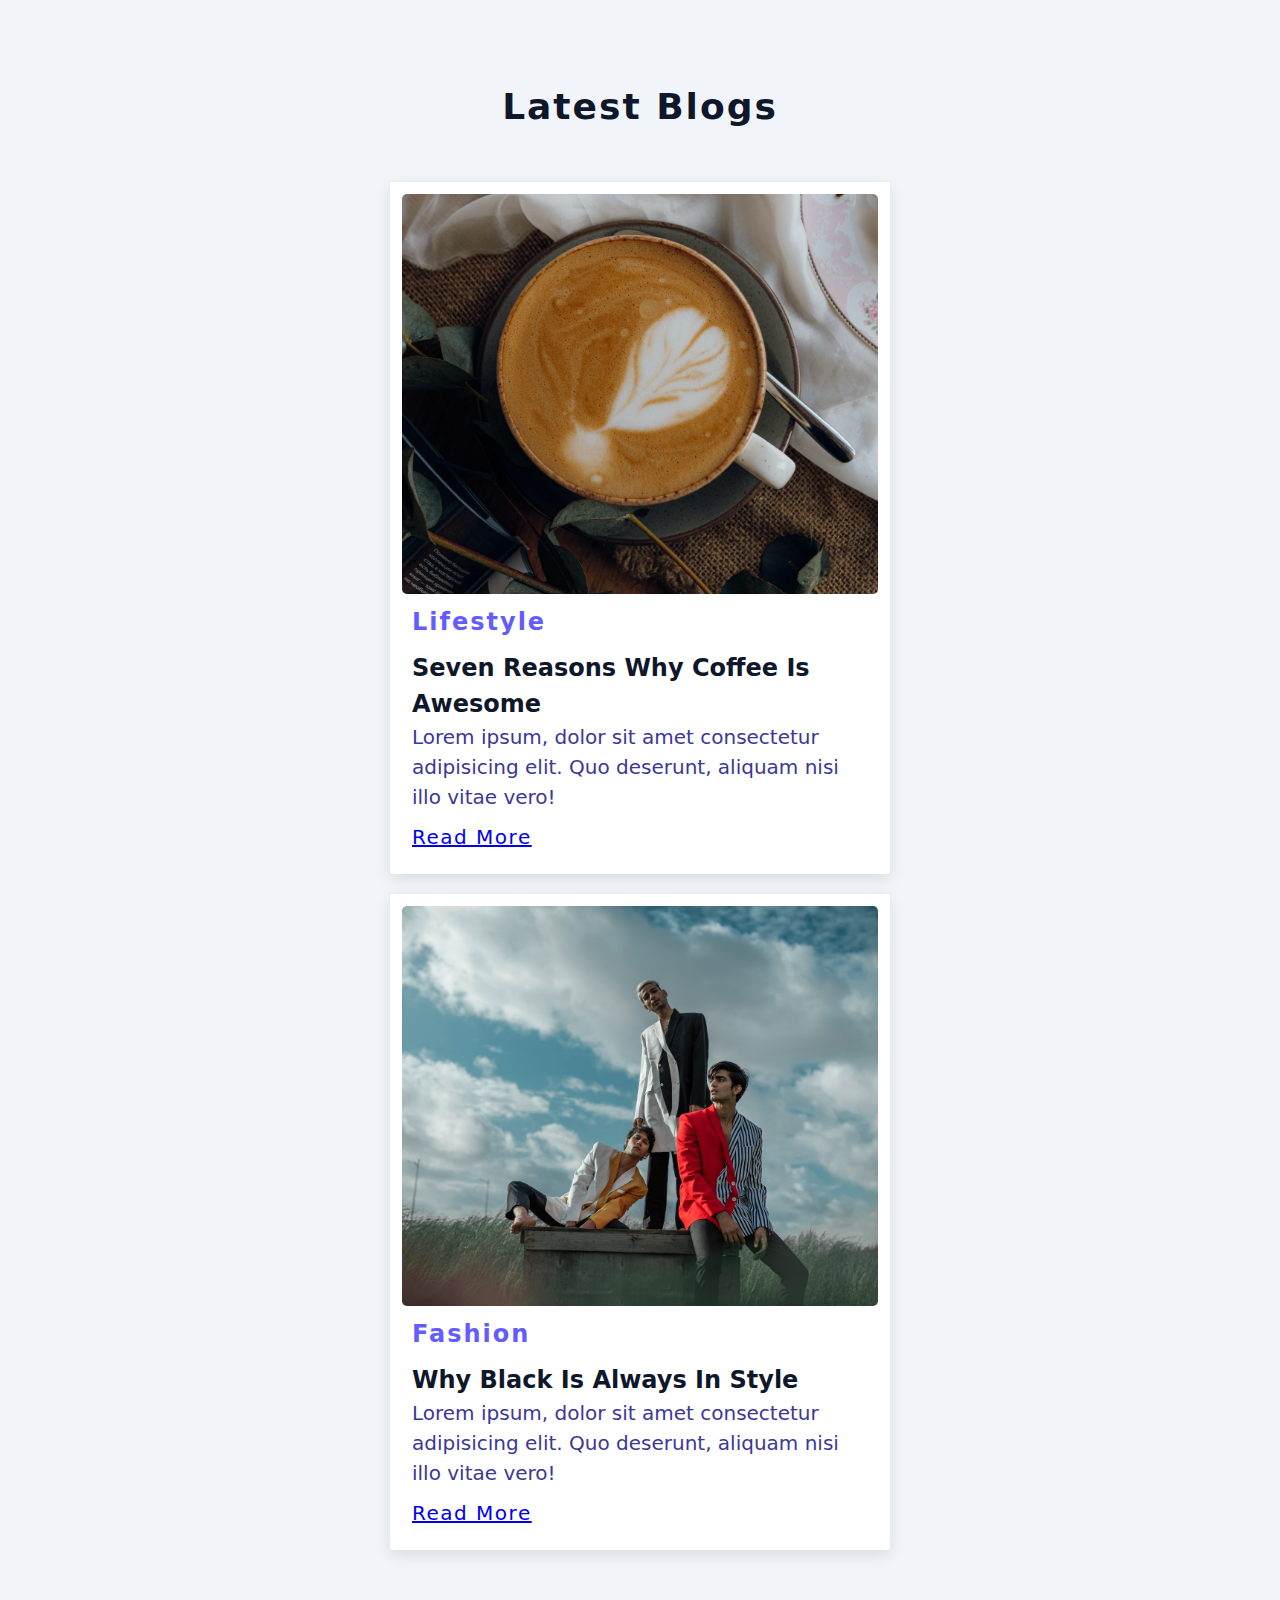
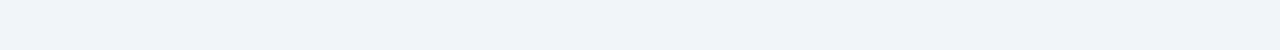
<file: project1/index.html>
<!DOCTYPE html>
<html lang="en">
<head>
    <meta charset="UTF-8">
    <meta name="viewport" content="width=device-width, initial-scale=1.0">
    <title>10 Cards Project</title>

    <!-- cdn link -->
    <link rel="stylesheet" href="https://cdnjs.cloudflare.com/ajax/libs/font-awesome/6.4.2/css/all.min.css" integrity="sha512-z3gLpd7yknf1YoNbCzqRKc4qyor8gaKU1qmn+CShxbuBusANI9QpRohGBreCFkKxLhei6S9CQXFEbbKuqLg0DA==" crossorigin="anonymous" referrerpolicy="no-referrer" />

    <!-- css link -->
    <link rel="stylesheet" href="./main.css">
</head>
<body>
    <!-- blogs -->
    <section class="blogs">

        <!-- section title -->
        <div class="section-title">
            <h2>latest blogs</h2>
        </div>

        <!-- blog center -->
        <div class="blog-center">
         <!-- blog -->
         <article class="blog">
            <img src="./coffe.jpg" alt="coffe" class="blog-image">
            <!-- blog content -->
            <div class="blog-content">
                <span>lifestyle <i class="fa-brands fa-reddit-alien"></i></span>
                <h1>seven reasons why coffee is awesome</h1>
                <p>Lorem ipsum, dolor sit amet consectetur adipisicing elit. Quo deserunt, aliquam nisi illo vitae vero!</p>
                <a href="#">read more</a>
            </div>
         </article>

         <!-- second card -->
         <article class="blog">
            <img src="./fashion.jpg" alt="fashion" class="blog-image">
            <!-- blog content -->
            <div class="blog-content">
                <span>fashion <i class="fa-solid fa-shirt"></i></i></span>
                <h1>why black is always in style</h1>
                <p>Lorem ipsum, dolor sit amet consectetur adipisicing elit. Quo deserunt, aliquam nisi illo vitae vero!</p>
                <a href="#">read more</a>
            </div>
         </article>
        </div>
    </section>
</body>
</html>
</file>
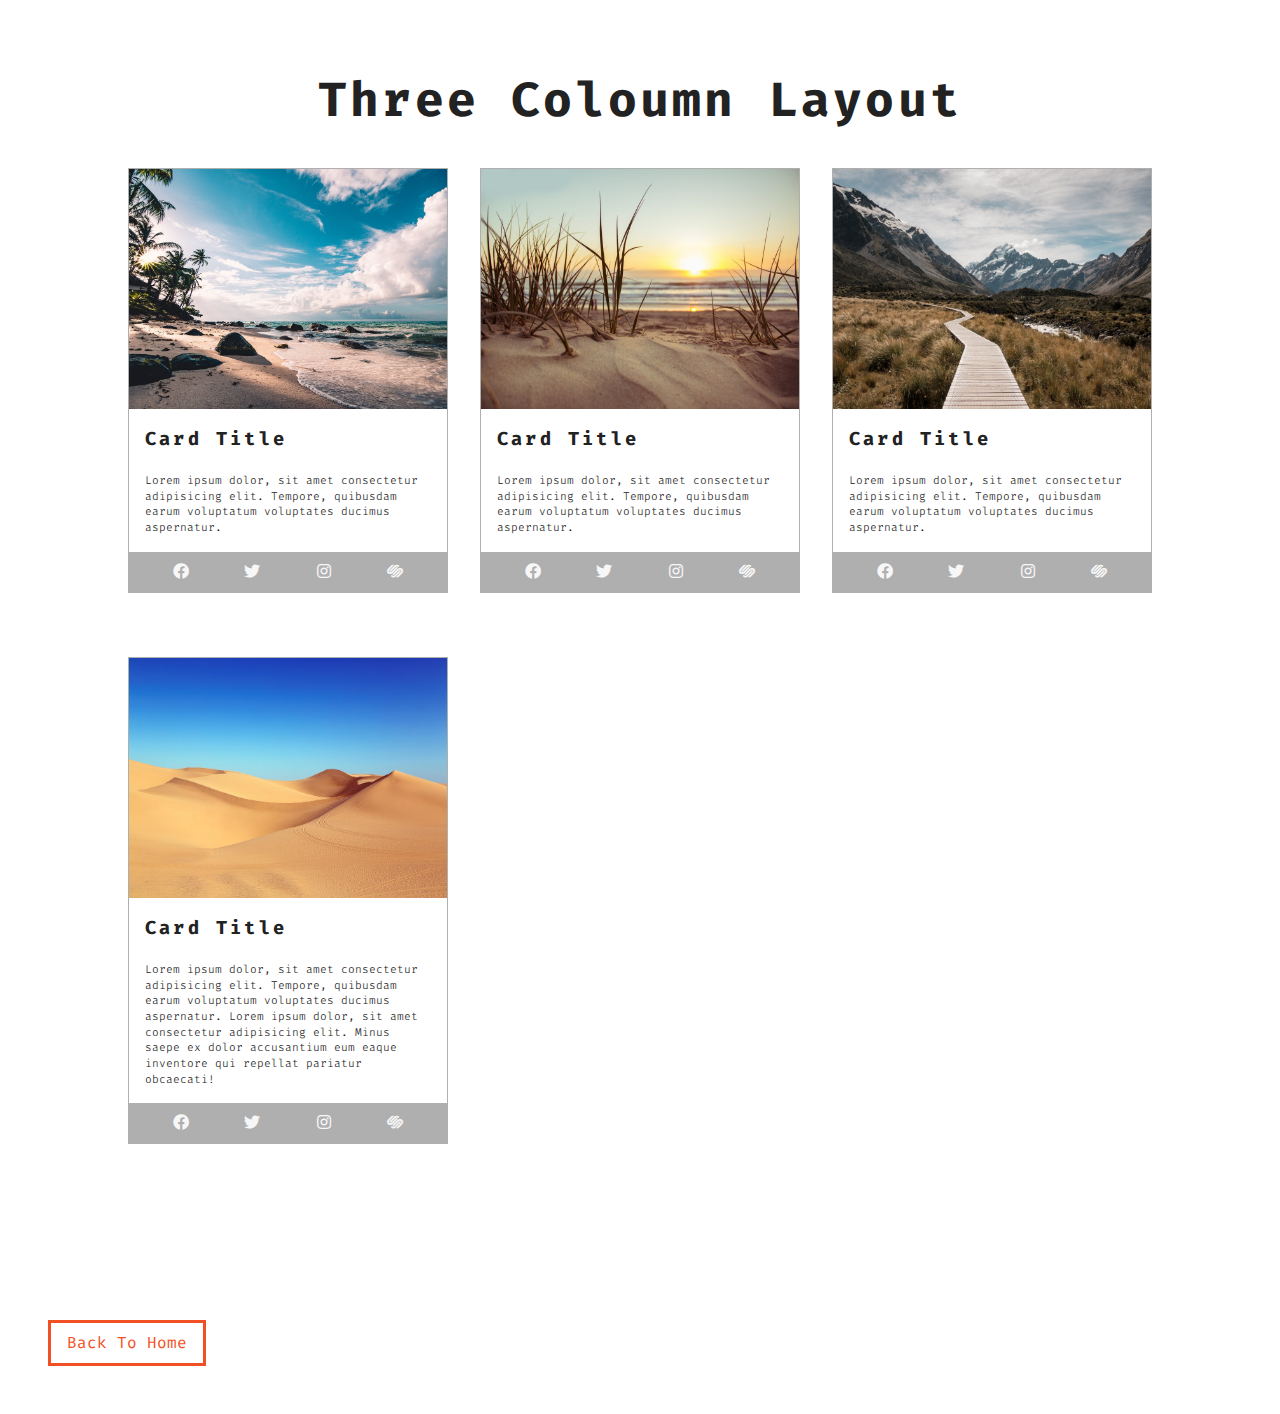
<file: grid project/setup-files/cards.html>
<!DOCTYPE html>
<html lang="en">
  <head>
    <meta charset="UTF-8" />
    <meta name="viewport" content="width=device-width, initial-scale=1.0" />
    <title>cards project</title>

    <!-- font awsome link -->

    <link
      rel="stylesheet"
      href="./fontawesome-free-5.9.0-web/css/all.min.css"
    />

    <!-- google fonts -->

    <link rel="preconnect" href="https://fonts.googleapis.com" />
    <link rel="preconnect" href="https://fonts.gstatic.com" crossorigin />
    <link
      href="https://fonts.googleapis.com/css2?family=Fira+Code&display=swap"
      rel="stylesheet"
    />

    <!-- styles css -->
    <link rel="stylesheet" href="./styles.css" />
  </head>
  <body>
    <section class="cards">
      <div class="title">
        <h1>three coloumn layout</h1>
      </div>

      <div class="cards-center">
        <!-- single card -->
        <article class="card">
          <img src="./images/image-1.jpeg" alt="" />
          <div class="card-info">
            <h3>card title</h3>
            <p>
              Lorem ipsum dolor, sit amet consectetur adipisicing elit. Tempore,
              quibusdam earum voluptatum voluptates ducimus aspernatur.
            </p>
          </div>
          <div class="card-footer">
            <span>
              <i class="fab fa-facebook"></i>
            </span>
            <span>
              <i class="fab fa-twitter"></i>
            </span>
            <span>
              <i class="fab fa-instagram"></i>
            </span>
            <span>
              <i class="fab fa-squarespace"></i>
            </span>
          </div>
        </article>

        <!-- end single card -->
        <!-- single card -->
        <article class="card">
          <img src="./images/image-2.jpeg" alt="" />
          <div class="card-info">
            <h3>card title</h3>
            <p>
              Lorem ipsum dolor, sit amet consectetur adipisicing elit. Tempore,
              quibusdam earum voluptatum voluptates ducimus aspernatur.
            </p>
          </div>
          <div class="card-footer">
            <span>
              <i class="fab fa-facebook"></i>
            </span>
            <span>
              <i class="fab fa-twitter"></i>
            </span>
            <span>
              <i class="fab fa-instagram"></i>
            </span>
            <span>
              <i class="fab fa-squarespace"></i>
            </span>
          </div>
        </article>

        <!-- end single card -->
        <!-- single card -->
        <article class="card">
          <img src="./images/image-3.jpeg" alt="" />
          <div class="card-info">
            <h3>card title</h3>
            <p>
              Lorem ipsum dolor, sit amet consectetur adipisicing elit. Tempore,
              quibusdam earum voluptatum voluptates ducimus aspernatur.
            </p>
          </div>
          <div class="card-footer">
            <span>
              <i class="fab fa-facebook"></i>
            </span>
            <span>
              <i class="fab fa-twitter"></i>
            </span>
            <span>
              <i class="fab fa-instagram"></i>
            </span>
            <span>
              <i class="fab fa-squarespace"></i>
            </span>
          </div>
        </article>

        <!-- end single card -->
        <!-- single card -->
        <article class="card">
          
            <img src="./images/image-4.jpeg" alt="" />
          
          <div class="card-info">
            <h3>card title</h3>
            <p>
              Lorem ipsum dolor, sit amet consectetur adipisicing elit. Tempore,
              quibusdam earum voluptatum voluptates ducimus aspernatur.
              Lorem ipsum dolor, sit amet consectetur adipisicing elit. Minus saepe ex dolor accusantium eum eaque inventore qui repellat pariatur obcaecati!
            </p>
          </div>
          <div class="card-footer">
            <span>
              <i class="fab fa-facebook"></i>
            </span>
            <span>
              <i class="fab fa-twitter"></i>
            </span>
            <span>
              <i class="fab fa-instagram"></i>
            </span>
            <span>
              <i class="fab fa-squarespace"></i>
            </span>
          </div>
        </article>

        <!-- end single card -->
      </div>

    </section>

    <a href="index.html" class="btn">back to home</a>
  </body>
</html>
</file>
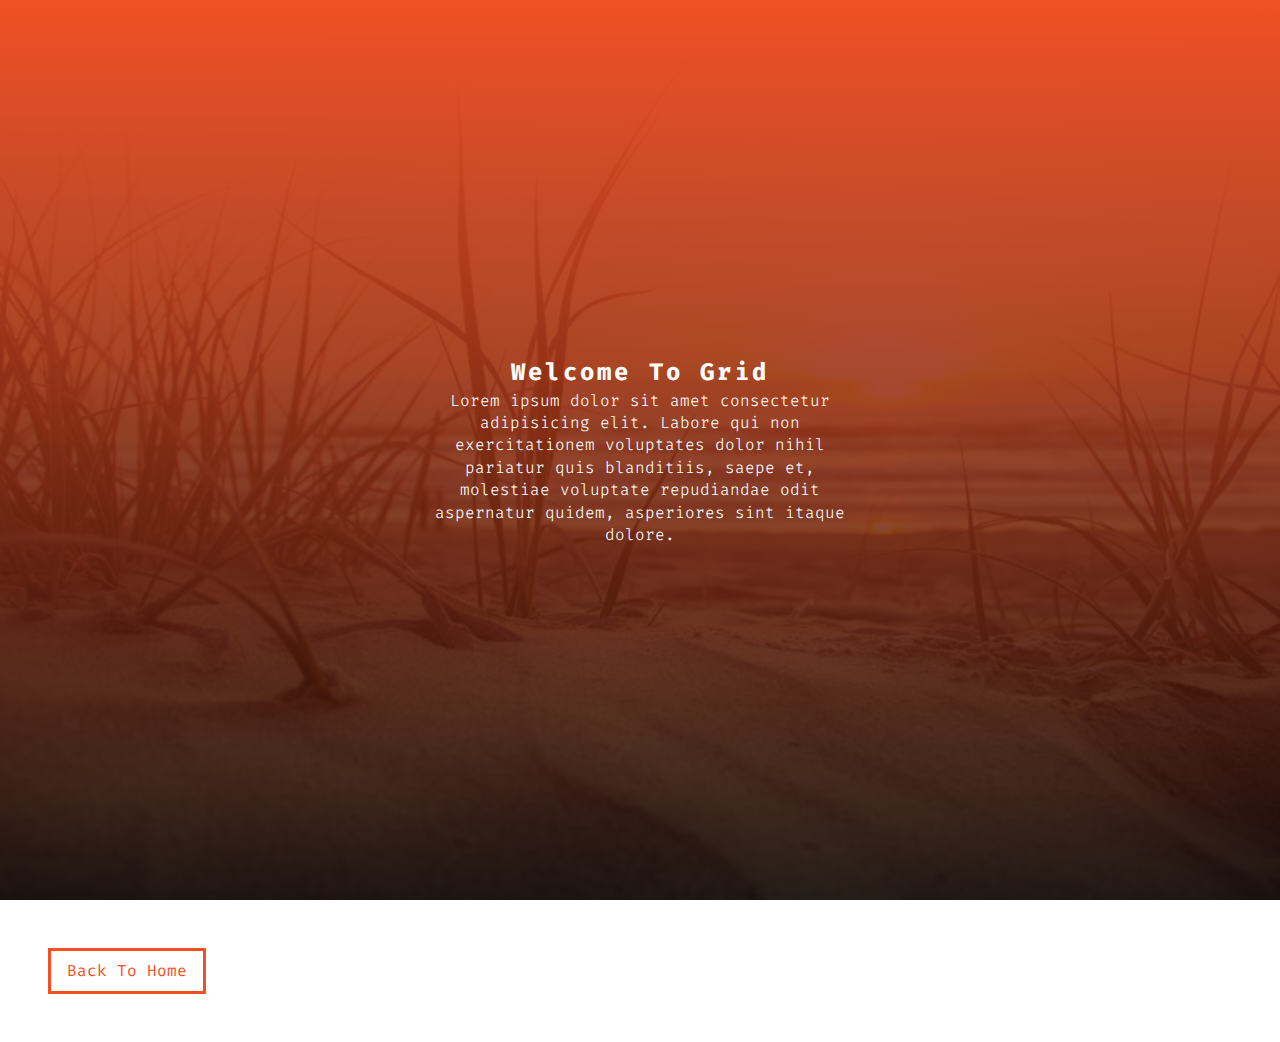
<file: grid project/setup-files/hero.html>
<!DOCTYPE html>
<html lang="en">
  <head>
    <meta charset="UTF-8" />
    <meta name="viewport" content="width=device-width, initial-scale=1.0" />
    <title>hero project</title>

    <!-- font awsome link -->

    <link
      rel="stylesheet"
      href="./fontawesome-free-5.9.0-web/css/all.min.css"
    />

    <!-- google fonts -->

    <link rel="preconnect" href="https://fonts.googleapis.com" />
    <link rel="preconnect" href="https://fonts.gstatic.com" crossorigin />
    <link
      href="https://fonts.googleapis.com/css2?family=Fira+Code&display=swap"
      rel="stylesheet"
    />

    <!-- styles css -->
    <link rel="stylesheet" href="./styles.css" />
  </head>
  <body>
    <header  class="hero-header">
        <div class="hero-banner">
            <h2>Welcome to grid</h2>
            <p>Lorem ipsum dolor sit amet consectetur adipisicing elit. Labore qui non exercitationem voluptates dolor nihil pariatur quis blanditiis, saepe et, molestiae voluptate repudiandae odit aspernatur quidem, asperiores sint itaque dolore.</p>
        </div>
        
    </header>
    <a href="index.html" class="btn">back to home</a>
  </body>
</html>
</file>
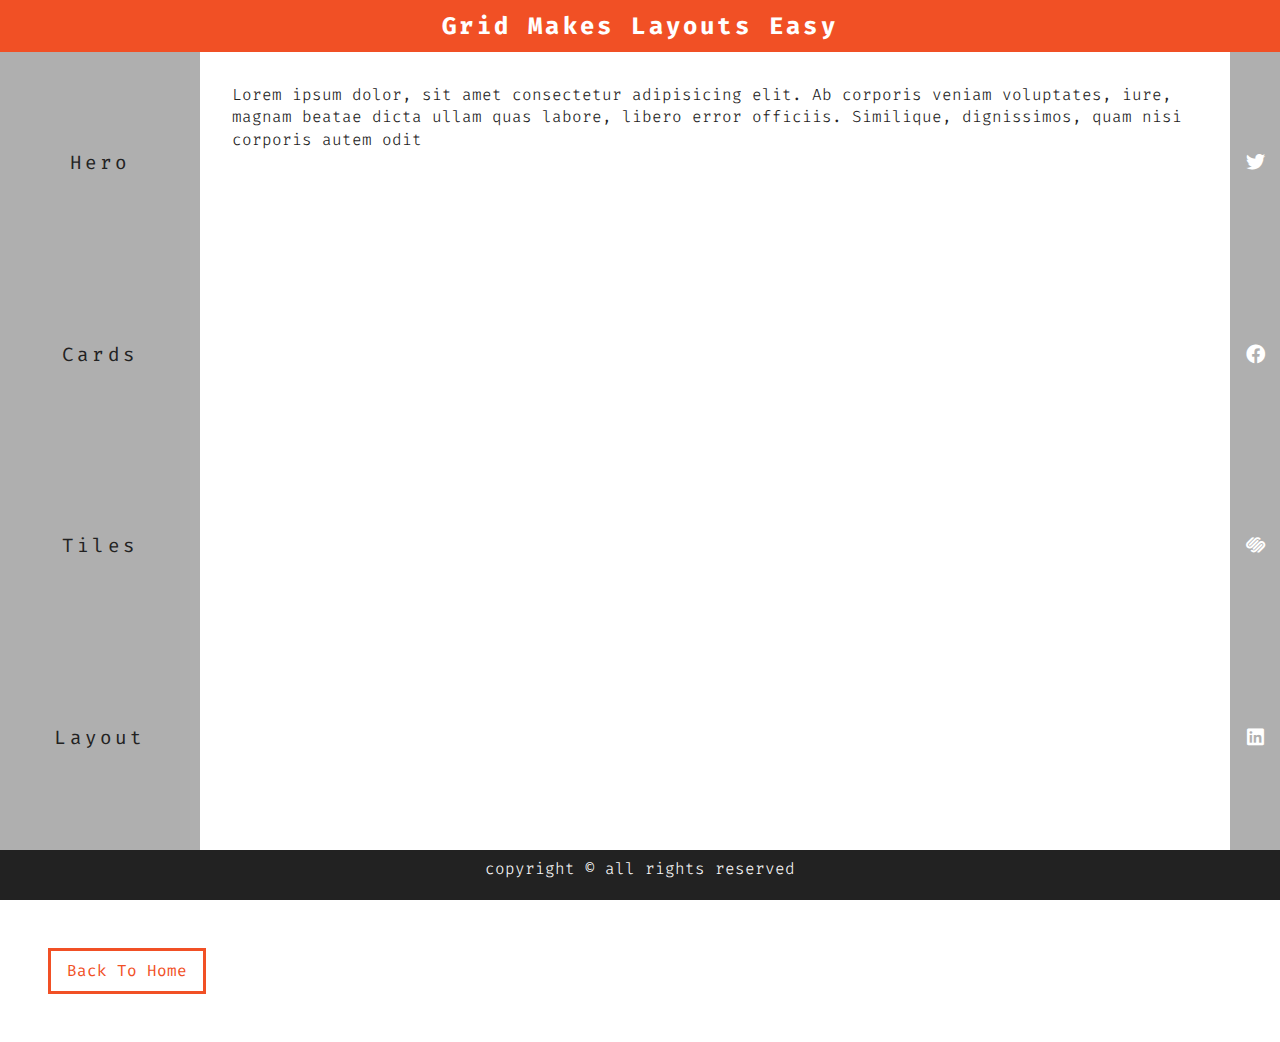
<file: grid project/setup-files/layout.html>
<!DOCTYPE html>
<html lang="en">
  <head>
    <meta charset="UTF-8" />
    <meta name="viewport" content="width=device-width, initial-scale=1.0" />
    <title>layout project</title>

    <!-- font awsome link -->

    <link
      rel="stylesheet"
      href="./fontawesome-free-5.9.0-web/css/all.min.css"
    />

    <!-- google fonts -->

    <link rel="preconnect" href="https://fonts.googleapis.com" />
    <link rel="preconnect" href="https://fonts.gstatic.com" crossorigin />
    <link
      href="https://fonts.googleapis.com/css2?family=Fira+Code&display=swap"
      rel="stylesheet"
    />

    <!-- styles css -->
    <link rel="stylesheet" href="./styles.css" />
  </head>
  <body>
    <main class="main">
      <!-- header -->
      <header class="header">
        <h2>grid makes layouts easy</h2>
      </header>

      <!-- navbar -->
      <nav class="navbar">
        <ul>
          <li>
            <a href="hero.html">hero</a>
          </li>
          <li>
            <a href="cards.html">cards</a>
          </li>
          <li>
            <a href="tiles.html">tiles</a>
          </li>
          <li>
            <a href="layout.html">layout</a>
          </li>
        </ul>
      </nav>

      <!-- content -->

      <section class="section">
        <p>
          Lorem ipsum dolor, sit amet consectetur adipisicing elit. Ab corporis
          veniam voluptates, iure, magnam beatae dicta ullam quas labore, libero
          error officiis. Similique, dignissimos, quam nisi corporis autem odit
          
        </p>
      </section>

      <!-- side bar -->

      <section class="side-bar">
        <span>
          <i class="fab fa-twitter"></i>
        </span>
        <span>
          <i class="fab fa-facebook"></i>
        </span>
        <span>
          <i class="fab fa-squarespace"></i>
        </span>
        <span>
          <i class="fab fa-linkedin"></i>
        </span>
      </section>

      <!-- footer -->

      <div class="footer">
        <p>copyright &copy; all rights reserved</p>
      </div>
    </main>

    <a href="index.html" class="btn">back to home</a>
  </body>
</html>
</file>
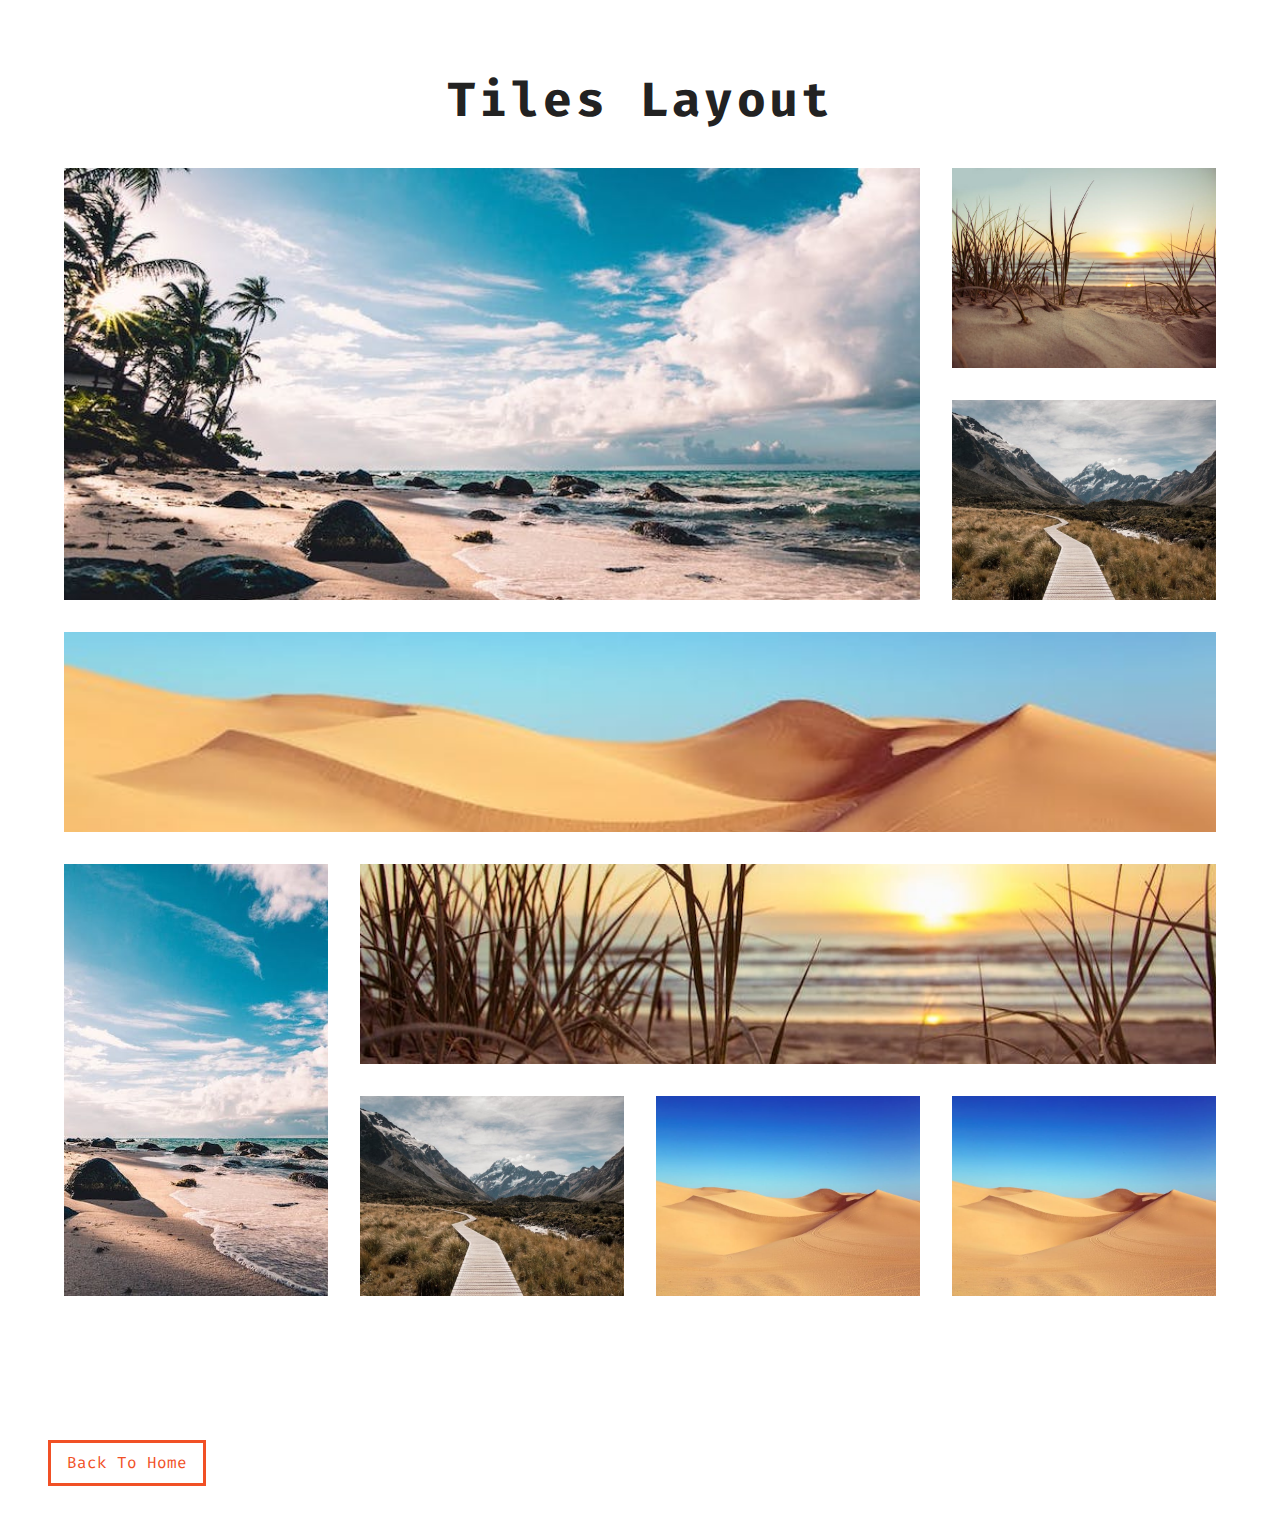
<file: grid project/setup-files/tiles.html>
<!DOCTYPE html>
<html lang="en">
  <head>
    <meta charset="UTF-8" />
    <meta name="viewport" content="width=device-width, initial-scale=1.0" />
    <title>tails project</title>

    <!-- font awsome link -->

    <link
      rel="stylesheet"
      href="./fontawesome-free-5.9.0-web/css/all.min.css"
    />

    <!-- google fonts -->

    <link rel="preconnect" href="https://fonts.googleapis.com" />
    <link rel="preconnect" href="https://fonts.gstatic.com" crossorigin />
    <link
      href="https://fonts.googleapis.com/css2?family=Fira+Code&display=swap"
      rel="stylesheet"
    />

    <!-- styles css -->
    <link rel="stylesheet" href="./styles.css" />
  </head>
  <body>
    <section class="tiles">
      <div class="title">
        <h1>tiles layout</h1>
      </div>

      <div class="tiles-center">
        <!-- single tie -->
        <article class="tile-1">
          <img src="./images/size-image-1.jpeg" alt="" />
        </article>
        <!-- end of single tie -->
        <!-- single tie -->
        <article class="tile-2">
          <img src="./images/size-image-2.jpeg" alt="" />
        </article>
        <!-- end of single tie -->
        <!-- single tie -->
        <article class="tile-3">
          <img src="./images/size-image-3.jpeg" alt="" />
        </article>
        <!-- end of single tie -->
        <!-- single tie -->
        <article class="tile-4">
          <img src="./images/size-image-4.jpeg" alt="" />
        </article>
        <article class="tile-5">
          <img src="./images/size-image-1.jpeg" alt="" />
        </article>
        <!-- end of single tie -->
        <!-- single tie -->
        <article class="tile-6">
          <img src="./images/size-image-2.jpeg" alt="" />
        </article>
        <!-- end of single tie -->
        <!-- single tie -->
        <article class="tile-7">
          <img src="./images/size-image-3.jpeg" alt="" />
        </article>
        <!-- end of single tie -->
        <!-- single tie -->
        <article class="tile-8">
          <img src="./images/size-image-4.jpeg" alt="" />
        </article>
        <article class="tile-9">
          <img src="./images/size-image-4.jpeg" alt="" />
        </article>
     
      </div>
    </section>

    <a href="index.html" class="btn">back to home</a>
  </body>
</html>
</file>
<file: project1/main.css>
* {
  margin: 0;
  padding: 0;
  box-sizing: border-box;
}

:root {
  --primary: #645cff;
  --primary-dark: #3c3799;
  --grey-light: #f1f5f9;
  --grey: #64748b;
  --grey-dark: #0f172a;
  --fluid-width: 90vw;
  --max-width: 1170px;
  --black: #222;
  --white: #fff;
  --letter-spacing: 2px;
  --border-radius: 0.15rem;
  --shadow-light: 0 5px 15px rgba(0, 0, 0, 0.1);
  --shadow-dark: 0 5px 15px rgba(0, 0, 0, 0.2);
  --transition: 0.3s ease-in-out all;
}

body {
  font-family: system-ui, -apple-system, BlinkMacSystemFont, "Segoe UI", Roboto,
    Oxygen, Ubuntu, Cantarell, "Open Sans", "Helvetica Neue", sans-serif;
  line-height: 1.5;
  background: var(--grey-light);
  color: var(--grey-dark);
}

.blogs {
  padding: 5rem 0;
}
.section-title {
  font-size: 24px;
  margin-bottom: 3rem;
  text-transform: capitalize;
  letter-spacing: var(--letter-spacing);
  text-align: center;
}
.blog-center {
  min-width: 90vw;
  max-width: 1170px;
  margin: 0 auto;
  
}
.blog {
  background: var(--white);
  padding: 0.75rem;
  margin: 20px;
  border-radius: var(--border-radius);
  transition: all 0.3s ease-in-out;
  box-shadow: var(--shadow-light);
  max-width: 500px;
  margin: 20px auto;
  cursor: pointer;
 
}
.blog:hover {
  box-shadow: 2px 4px 6px rgba(0, 0, 0, 0.8);

  /* transform: scale(1.07); */
  /* transform: rotate(-3deg); */
  /* margin-bottom: 40px; */
}

.blog-content {
  margin: 10px;
}
.blog-content h1 {
  font-size: 24px;
  text-transform: capitalize;
}
.blog-content span {
  color: var(--primary);
  text-transform: capitalize;
  letter-spacing: 2px;
  display: block;
  font-weight: 600;
  font-size: 24px;
  margin-bottom: 10px;
}
.blog-content p {
  color: var(--primary-dark);
  font-size: 20px;
  margin-bottom: 10px;
}
.blog-content a {
  text-transform: capitalize;
  letter-spacing: 1.5px;
  font-size: 20px;
}

.blog-image {
  width: 100%;
  height: 400px;
  display: block;
  object-fit: cover;
  object-position: center;
  border-radius: 5px;
}
</file>
<file: grid project/setup-files/styles.css>
/* 
======================
variables
======================
*/

:root {
  --primaryColor: #f15025;
  --mainBlack: #222;
  --mainWhite: #fff;
  --offWhite: #f7f7f7;
  --darkGray: #afafaf;
  --mainTransition: all 0.3s linear;
  --mainSpacing: 0.2rem;
}

/* 
======================
global styles
======================
*/

* {
  margin: 0;
  padding: 0;
  box-sizing: border-box;
}

body {
  font-family: "Fira Code", monospace;
  color: var(--mainBlack);
  background: var(--mainWhite);
  line-height: 1.5;
}
a {
  text-decoration: none;
}
img {
  width: 100%;
  display: block;
}
h1,
h2,
h3 {
  text-transform: capitalize;
  letter-spacing: var(--mainSpacing);
  margin-bottom: 1.25rem;
}
h1 {
  font-size: 3rem;
}
h2 {
  margin-bottom: 0;
}
p {
  font-weight: 300;
  font-size: 0.7rem;
  line-height: 1.4;
}

/* button */

.btn {
  display: inline-block;
  padding: 0.5rem 1rem;
  text-transform: capitalize;
  border: 3px solid var(--primaryColor);
  color: var(--primaryColor);
  margin: 3rem;
  transition: var(--mainTransition);
}
.btn:hover {
  background: var(--primaryColor);
  color: var(--mainWhite);
}

/* 
======================
navbar
======================
*/

.main-navbar {
  background-color: var(--darkGray);
  padding: 0 3rem;
}
.main-navbar li {
  list-style-type: none;
}
.main-navbar a {
  text-transform: capitalize;
  display: block;
  padding: 1rem 0;
  color: var(--primaryColor);
  letter-spacing: var(--mainSpacing);
  transition: var(--mainTransition);
}
.main-navbar a:hover {
  color: var(--mainBlack);
}

@media screen and (min-width: 992px) {
  .main-navbar ul {
    max-width: 1170px;

    margin: 0 auto;
    display: grid;
    grid-template-columns: repeat(4, 1fr);
    /* justify-items: center; */
  }
  .main-navbar a {
    text-align: center;
  }
}

/* 
======================
hero
======================
*/

.hero-header {
  min-height: 100vh;
  background: var(--primaryColor);
  color: var(--mainWhite);
  display: grid;
  justify-content: center;
  align-items: center;
}
.hero-banner {
  text-align: center;
}
.hero-banner p {
  width: 80%;
  max-width: 560px;
  margin: 0 auto;
  font-size: 1rem;
}
@media screen and (min-width: 768px) {
  .hero-header {
    background: linear-gradient(var(--primaryColor), rgba(0, 0, 0, 0.75)),
      url("./images/image-2.jpeg") center/cover no-repeat fixed;
  }
}

/* 
======================
cards
======================
*/

.title {
  text-align: center;
}
.cards {
  padding: 4rem 0;
}
.cards-center {
  width: 80vw;
  max-width: 1170px;
  margin: 2rem auto;
}

.card {
  border: 1px solid var(--darkGray);
  margin-bottom: 2rem;
}
/* .card img{
  height: 15rem;
} */
.card-info {
  padding: 1rem;
}
.card-footer {
  background: var(--darkGray);
  display: grid;
  justify-items: center;
  grid-template-columns: repeat(4, 1fr);

  padding: 0.5rem 1rem;
}
.card-footer span {
  color: var(--offWhite);
}

/* @media screen and (min-width: 768px) {
  .cards-center {
    display: grid;
    grid-template-columns: 1fr 1fr;
    gap: 1rem;
  }
}
@media screen and (min-width: 992px) {
  .cards-center {
    grid-template-columns: repeat(3, 1fr);
  }
} */

.card {
  display: grid;
  grid-template-columns: 1fr;
  grid-template-rows: auto 1fr auto;
}
.card img {
  height: 15rem;
}

.cards-center {
  display: grid;
  gap: 2rem;
  grid-template-columns: repeat(auto-fill, minmax(268px, 1fr));
}

/* 
===============
tails
===============
*/

.tiles {
  padding: 4rem 0;
}

.tiles-center {
  width: 90vw;
  max-width: 1170px;
  margin: 2rem auto;
  display: grid;
  grid-row-gap: 2rem;
  min-height: 100vh;
}
@media screen and (min-width: 760px) {
  .tiles-center {
    grid-template-columns: 1fr 1fr;
    grid-column-gap: 2rem;
  }
}
@media screen and (min-width: 992px) {
  .tiles-center {
    grid-template-columns: 1fr 1fr 1fr;
  }
}
@media screen and (min-width: 1170px) {
  .tiles-center {
    grid-template-columns: repeat(4, 1fr);
    grid-template-rows: repeat(5, 200px);
    grid-template-areas:
      "a a a b"
      "a a a c"
      "d d d d"
      "e f f f"
      "e g h i";
  }
  .tiles img {
    height: 100%;
    object-fit: cover;
  }
  .tile-1 {
    grid-area: a;
  }
  .tile-2 {
    grid-area: b;
  }
  .tile-3 {
    grid-area: c;
  }
  .tile-4 {
    grid-area: d;
  }
  .tile-5 {
    grid-area: e;
  }
  .tile-6 {
    grid-area: f;
  }
  .tile-7 {
    grid-area: g;
  }
  .tile-8 {
    grid-area: h;
  }
  .tile-9 {
    grid-area: i;
  }
}

/* 
===============
layout
===============
*/

.main {
  min-height: 100vh;
  display: grid;
  grid-template-columns: 1fr;
  grid-template-rows: auto auto 1fr auto auto;
}

.header {
  background: var(--primaryColor);
  color: var(--mainWhite);
  text-align: center;
  padding: 0.5rem 0;
}
.navbar {
  background: var(--darkGray);
  padding: 1rem 1.5rem;
}
.navbar li {
  list-style-type: none;
}
.navbar a {
  padding: 1rem;
  display: inline-block;
  text-transform: capitalize;
  color: var(--mainBlack);
  letter-spacing: var(--mainSpacing);
  font-size: 1.2rem;
  transition: var(--mainTransition);
}
.navbar a:hover {
  color: var(--mainWhite);
}
.section {
  padding: 2rem;
}
.section p {
  font-size: 1rem;
}

.side-bar {
  background: var(--primaryColor);
  padding: 1rem;
  display: grid;
  grid-template-columns: repeat(4, 1fr);
  justify-items: center;
  align-items: center;
  color: var(--mainWhite);
  font-size: 1.2rem;
}
.footer {
  background: var(--mainBlack);
  color: var(--offWhite);
  padding: 0.5rem 0;
  text-align: center;
}
.footer p {
  font-size: 1rem;
}

@media screen and (min-width: 768px) {
  .navbar ul {
    /* display: flex;
    flex-direction: row;
    justify-content: space-between;
    align-items: center; */
    display: grid;
    grid-template-columns: repeat(4, 1fr);
    justify-items: center;
  }
}

@media screen and (min-width: 992px) {
  .main {
    grid-template-columns: [start] 200px [col-1-end] 1fr [col-2-end] 50px [end];
    grid-template-rows: [start] auto [row-1-end] 1fr [row-2-end] auto 50px[end];
  }
  .header {
    grid-column: start/end;
    grid-row: start/row-1-end;
  }
  .navbar {
    grid-column: start/col-1-end;
    grid-row: row-1-end/row-2-end;
  }
  .content {
    grid-column: col-1-end/col-2-end;
    grid-row: row-1-end/row-2-end;
  }
  .side-bar {
    grid-column: col-2-end/col-2-end;
    grid-row: row-1-end/row-2-end;
  }
  .footer {
    grid-column: start/end;
    grid-row: row-2-end/end;
  }
  .navbar ul {
    grid-template-columns: 1fr;
    align-items: center;
    min-height: 100%;
  }
  .side-bar {
    grid-template-columns: 1fr;
    align-items: center;
    min-height: 100%;
    background: var(--darkGray);
  }
}
</file>
